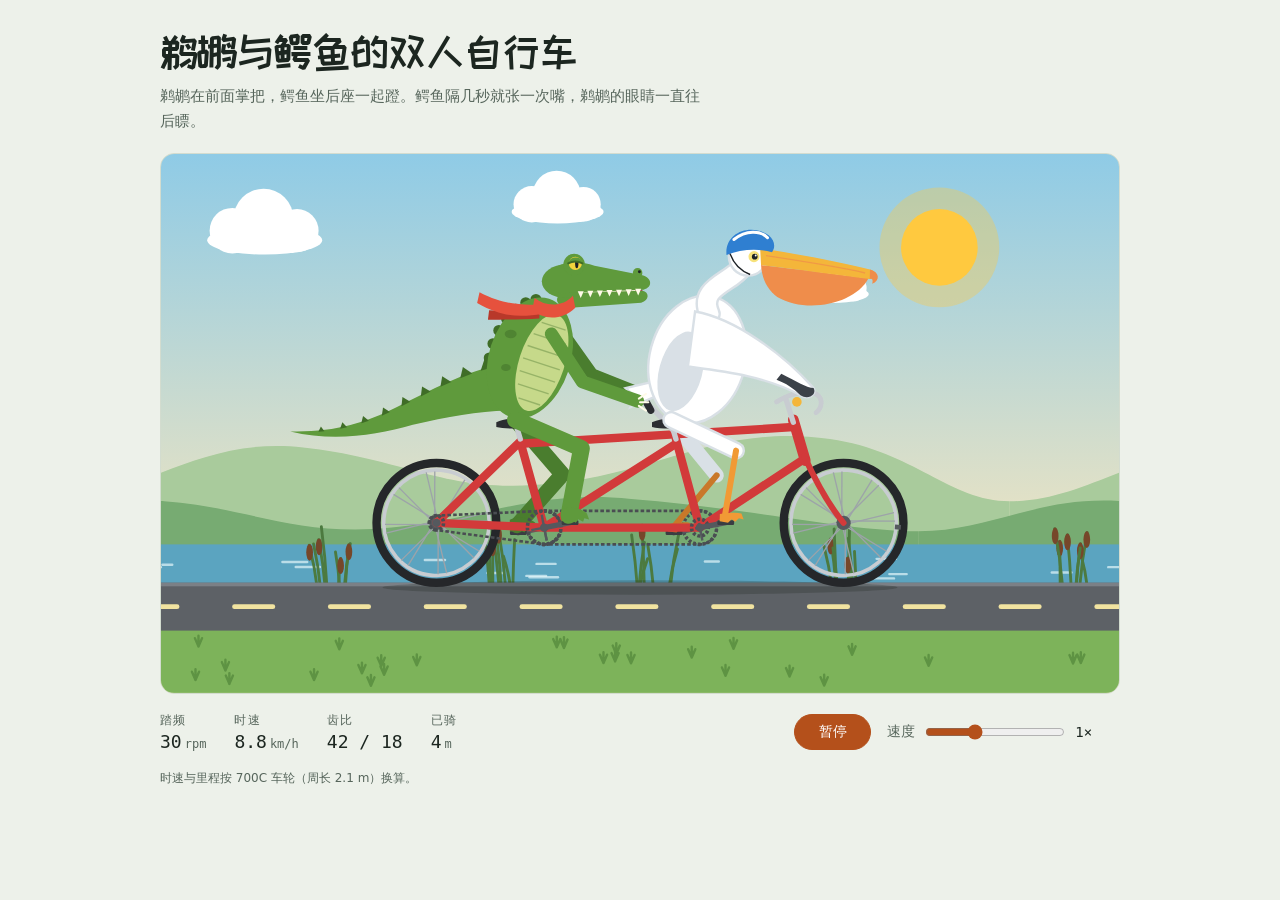
<file: pelican-crocodile-bike.html>
<!doctype html>
<html lang="zh-CN">
<head>
<meta charset="utf-8">
<meta name="viewport" content="width=device-width, initial-scale=1">
<title>鹈鹕鳄鱼双人车</title>
<link rel="preconnect" href="https://fonts.googleapis.com">
<link rel="preconnect" href="https://fonts.gstatic.com" crossorigin>
<link rel="stylesheet" href="https://fonts.googleapis.com/css2?family=ZCOOL+KuaiLe&display=swap">
<style>
/* Layout: one centered column. The wetland scene is the page; title above, a ride-computer strip below. */
:root {
  --bg: #edf1ea; --fg: #1c2620; --muted: #56655b; --accent: #b4501b; --on-accent: #ffffff; --line: #d3dccf;
  --font-display: "ZCOOL KuaiLe", "PingFang SC", "Hiragino Sans GB", "Microsoft YaHei", sans-serif;
  --font-body: "PingFang SC", "Hiragino Sans GB", "Noto Sans SC", "Microsoft YaHei", system-ui, sans-serif;
  --font-data: ui-monospace, "SF Mono", Menlo, Consolas, monospace;

  --sky-top: #8fcbe6; --sky-bottom: #f5e6bf; --sun: #ffc93f; --halo: .35; --stars: 0; --star: #fffbe6;
  --cloud: #ffffff; --hill-far: #a9cb9c; --hill-near: #77ab72; --water: #5ba4c0; --glint: #e3f5fa;
  --reed: #4c7a3f; --cattail: #76472a; --road: #5d6166; --road-edge: #7b8086; --road-line: #f1e3a0;
  --grass: #7db35a; --grass-dark: #5e9343; --shadow: rgba(20, 30, 20, .22);

  --frame: #d23a3a; --tire: #25272a; --rim: #c8ccd1; --spoke: #9da3a9; --hub: #55595e;
  --chain: #4a4d52; --saddle: #2b2d31; --pedal: #3a3d42;
  --pel: #ffffff; --pel-shade: #d9e0e6; --pel-dark: #3b4148; --beak: #f4b63a; --pouch: #ef8d4b;
  --pel-leg: #f19a35; --pel-leg-far: #c9782a; --eye-ring: #f7e27a; --ink: #1e2226;
  --helmet: #2f7fd1; --helmet-stripe: #ffffff;
  --croc: #5f9a3c; --croc-far: #4a7d2e; --croc-dark: #3f6d27; --croc-belly: #c6d98a;
  --tooth: #fffbe8; --croc-eye: #f2d43d; --mouth: #b23d4f; --scarf: #e6513d; --scarf-dark: #b8382a;
}
@media (prefers-color-scheme: dark) {
  :root:not([data-theme="light"]) {
    --bg: #10151a; --fg: #e3eae5; --muted: #95a39a; --accent: #e98a4f; --on-accent: #1b0f07; --line: #26313a;
    --sky-top: #0d1830; --sky-bottom: #3b3864; --sun: #efeccf; --halo: .18; --stars: 1;
    --cloud: #454e74; --hill-far: #2d4a44; --hill-near: #22392f; --water: #22476a; --glint: #8eb3d6;
    --reed: #2c4d2b; --cattail: #4d3020; --road: #2a2d31; --road-edge: #3d4147; --road-line: #a99e63;
    --grass: #2e5a2b; --grass-dark: #22471f; --shadow: rgba(0, 0, 0, .35);
    color-scheme: dark;
  }
}
:root[data-theme="dark"] {
  --bg: #10151a; --fg: #e3eae5; --muted: #95a39a; --accent: #e98a4f; --on-accent: #1b0f07; --line: #26313a;
  --sky-top: #0d1830; --sky-bottom: #3b3864; --sun: #efeccf; --halo: .18; --stars: 1;
  --cloud: #454e74; --hill-far: #2d4a44; --hill-near: #22392f; --water: #22476a; --glint: #8eb3d6;
  --reed: #2c4d2b; --cattail: #4d3020; --road: #2a2d31; --road-edge: #3d4147; --road-line: #a99e63;
  --grass: #2e5a2b; --grass-dark: #22471f; --shadow: rgba(0, 0, 0, .35);
  color-scheme: dark;
}

body { margin: 0; background: var(--bg); color: var(--fg); font-family: var(--font-body); }
.wrap { max-width: 960px; margin: 0 auto; padding-inline: 16px; padding-block: 28px 40px; display: grid; gap: 18px; }
h1 { font-family: var(--font-display); font-weight: 400; font-size: clamp(1.7rem, 4.6vw, 2.6rem); line-height: 1.15; margin: 0; text-wrap: balance; }
.lede { margin: 8px 0 0; color: var(--muted); max-width: 36em; line-height: 1.7; font-size: 15px; }
.stage { margin: 0; border-radius: 14px; overflow: hidden; border: 1px solid var(--line); background: var(--sky-bottom); }
.stage svg { display: block; width: 100%; height: auto; }

.panel { display: flex; flex-wrap: wrap; gap: 14px 28px; align-items: center; justify-content: space-between; }
.stats { display: flex; flex-wrap: wrap; gap: 10px 28px; margin: 0; }
.stat dt { font-size: 12px; color: var(--muted); letter-spacing: .12em; }
.stat dd { margin: 2px 0 0; font-family: var(--font-data); font-variant-numeric: tabular-nums; font-size: 18px; }
.stat dd small { font-size: 12px; color: var(--muted); margin-left: 3px; }
.controls { display: flex; flex-wrap: wrap; gap: 12px 16px; align-items: center; }
.controls button {
  font: inherit; font-size: 14px; padding: 8px 18px; min-width: 5.5em; border-radius: 999px; cursor: pointer;
  border: 1px solid var(--accent); background: var(--accent); color: var(--on-accent);
}
.controls button:hover { filter: brightness(1.08); }
.speed { display: flex; align-items: center; gap: 8px; font-size: 14px; color: var(--muted); }
.speed input { width: 140px; accent-color: var(--accent); }
.speed output { font-family: var(--font-data); font-variant-numeric: tabular-nums; color: var(--fg); min-width: 3.2em; }
.controls button:focus-visible, .speed input:focus-visible { outline: 2px solid var(--fg); outline-offset: 2px; }
.note { margin: 0; font-size: 12px; color: var(--muted); }

/* scene paint, all from tokens */
.stop-top { stop-color: var(--sky-top); } .stop-bottom { stop-color: var(--sky-bottom); }
.f-sun { fill: var(--sun); } .halo { opacity: var(--halo); }
.stars { opacity: var(--stars); } .f-star { fill: var(--star); }
.f-cloud { fill: var(--cloud); }
.f-hill-far { fill: var(--hill-far); } .f-hill-near { fill: var(--hill-near); }
.f-water { fill: var(--water); }
.s-glint { stroke: var(--glint); stroke-width: 2; stroke-linecap: round; fill: none; opacity: .7; }
.s-reed { stroke: var(--reed); stroke-width: 2.4; stroke-linecap: round; fill: none; } .f-cattail { fill: var(--cattail); }
.f-road { fill: var(--road); } .f-road-edge { fill: var(--road-edge); } .f-road-line { fill: var(--road-line); }
.f-grass { fill: var(--grass); } .s-tuft { stroke: var(--grass-dark); stroke-width: 2; stroke-linecap: round; fill: none; }
.f-shadow { fill: var(--shadow); }

.s-frame { stroke: var(--frame); stroke-width: 7; fill: none; stroke-linecap: round; stroke-linejoin: round; }
.s-head { stroke: var(--frame); stroke-width: 9; stroke-linecap: round; }
.s-fork { stroke: var(--frame); stroke-width: 5; fill: none; stroke-linecap: round; }
.s-post, .s-stem { stroke: var(--rim); stroke-width: 4.5; stroke-linecap: round; fill: none; }
.s-bar { stroke: var(--rim); stroke-width: 4; fill: none; stroke-linecap: round; }
.s-grip { stroke: var(--saddle); stroke-width: 6; stroke-linecap: round; }
.f-bell { fill: var(--beak); } .f-saddle { fill: var(--saddle); }
.s-tire { stroke: var(--tire); stroke-width: 7; fill: none; }
.s-rim { stroke: var(--rim); stroke-width: 3; fill: none; }
.s-spoke { stroke: var(--spoke); stroke-width: 1.1; }
.f-hub { fill: var(--hub); }
.s-ring { stroke: var(--chain); stroke-width: 3; fill: none; stroke-dasharray: 2.4 1.6; }
.s-spider { stroke: var(--hub); stroke-width: 2; }
.s-chain { stroke: var(--chain); stroke-width: 2.2; fill: none; stroke-dasharray: 3 1.8; }
.s-crank { stroke: var(--hub); stroke-width: 4.5; stroke-linecap: round; }
.f-pedal { fill: var(--pedal); }

.limb { fill: none; stroke-linecap: round; stroke-linejoin: round; }
.f-pel { fill: var(--pel); } .f-pel-shade { fill: var(--pel-shade); } .f-pel-dark { fill: var(--pel-dark); }
.s-pel-line { stroke: var(--pel-shade); stroke-width: 2; }
.s-neck-out { stroke: var(--pel-shade); stroke-width: 19; } .s-neck { stroke: var(--pel); stroke-width: 15; }
.f-beak { fill: var(--beak); } .f-pouch { fill: var(--pouch); }
.s-ridge { stroke: var(--pouch); stroke-width: 1.2; fill: none; opacity: .7; }
.f-eye-ring { fill: var(--eye-ring); } .f-ink { fill: var(--ink); } .s-ink { stroke: var(--ink); stroke-width: 1.2; fill: none; }
.f-white { fill: var(--pel); }
.f-helmet { fill: var(--helmet); } .s-helmet-stripe { stroke: var(--helmet-stripe); stroke-width: 2.5; fill: none; stroke-linecap: round; }
.s-pel-thigh-out { stroke: var(--pel-shade); stroke-width: 15; } .s-pel-thigh { stroke: var(--pel); stroke-width: 11; }
.s-pel-thigh-far { stroke: var(--pel-shade); stroke-width: 12; }
.s-pel-shin { stroke: var(--pel-leg); stroke-width: 5; } .s-pel-shin-far { stroke: var(--pel-leg-far); stroke-width: 5; }
.f-pel-leg { fill: var(--pel-leg); } .f-pel-leg-far { fill: var(--pel-leg-far); }

.f-croc { fill: var(--croc); } .f-croc-far { fill: var(--croc-far); } .f-croc-dark { fill: var(--croc-dark); }
.f-croc-belly { fill: var(--croc-belly); } .s-belly-line { stroke: var(--croc-dark); stroke-width: 1.2; opacity: .35; }
.s-croc-limb { stroke: var(--croc); stroke-width: 14; } .s-croc-limb-far { stroke: var(--croc-far); stroke-width: 13; }
.s-croc-arm { stroke: var(--croc); stroke-width: 11; } .s-croc-arm-far { stroke: var(--croc-far); stroke-width: 10; }
.s-claw { stroke: var(--tooth); stroke-width: 1.6; stroke-linecap: round; fill: none; }
.f-tooth { fill: var(--tooth); } .f-croc-eye { fill: var(--croc-eye); } .f-mouth { fill: var(--mouth); }
.s-lid { stroke: var(--croc-dark); stroke-width: 1.6; fill: none; stroke-linecap: round; }
.f-scarf { fill: var(--scarf); } .f-scarf-dark { fill: var(--scarf-dark); }
</style>
</head>
<body>
<main class="wrap">
  <header>
    <h1>鹈鹕与鳄鱼的双人自行车</h1>
    <p class="lede">鹈鹕在前面掌把，鳄鱼坐后座一起蹬。鳄鱼隔几秒就张一次嘴，鹈鹕的眼睛一直往后瞟。</p>
  </header>

  <figure class="stage">
    <svg id="scene" viewBox="0 0 800 450" role="img" aria-labelledby="scene-title">
      <title id="scene-title">鹈鹕和鳄鱼骑着一辆双人自行车穿过湿地</title>
      <defs>
        <linearGradient id="sky" x1="0" y1="0" x2="0" y2="1">
          <stop offset="0" class="stop-top"/>
          <stop offset="1" class="stop-bottom"/>
        </linearGradient>
      </defs>

      <!-- backdrop -->
      <rect width="800" height="360" fill="url(#sky)"/>
      <g id="stars" class="stars"></g>
      <circle cx="650" cy="78" r="50" class="f-sun halo"/>
      <circle cx="650" cy="78" r="32" class="f-sun"/>
      <g id="layer-clouds"></g>
      <g id="layer-hills-far"></g>
      <g id="layer-hills-near"></g>
      <rect y="326" width="800" height="36" class="f-water"/>
      <g id="layer-glints"></g>
      <g id="layer-reeds"></g>
      <rect y="358" width="800" height="42" class="f-road"/>
      <rect y="358" width="800" height="3" class="f-road-edge"/>
      <g id="layer-dashes"></g>
      <rect y="398" width="800" height="52" class="f-grass"/>
      <ellipse cx="400" cy="362" rx="215" ry="6" class="f-shadow"/>

      <g id="bike">
        <!-- far side: timing chain, cranks, legs -->
        <g id="far">
          <path id="timing-chain" class="s-chain" d="M320,298 L450,298 A14,14 0 0 1 450,326 L320,326 A14,14 0 0 1 320,298 Z"/>
          <g id="far-rings"></g>
          <line id="c1f" class="s-crank"/><rect id="p1f" class="f-pedal" width="14" height="4" rx="1"/>
          <line id="c2f" class="s-crank"/><rect id="p2f" class="f-pedal" width="14" height="4" rx="1"/>
          <path id="croc-leg-f" class="limb s-croc-limb-far"/>
          <path id="croc-foot-f" class="f-croc-far" d="M-6,-5 C2,-8 11,-6 15,-2 L17,3 L13,2 L12,5 L8,3 L6,6 L2,4 L-6,5 Z"/>
          <path id="pel-thigh-f" class="limb s-pel-thigh-far"/>
          <path id="pel-shin-f" class="limb s-pel-shin-far"/>
          <path id="pel-foot-f" class="f-pel-leg-far" d="M-4,-3 C2,-4 9,-5 14,-4 L16,1 L12,0 L9,3 L6,1 L3,4 L-4,3 Z"/>
        </g>
        <path class="limb s-croc-arm-far" d="M333,146 L360,184 L403,201"/>

        <g id="wheel-r"></g>
        <g id="wheel-f"></g>

        <!-- frame -->
        <g class="s-frame">
          <path d="M230,308 L320,312 L300,240 Z"/>
          <path d="M300,242 L528,228"/>
          <path d="M320,312 L450,312 L430,238"/>
          <path d="M430,242 L320,312"/>
          <path d="M450,312 L538,254"/>
        </g>
        <path class="s-head" d="M528,222 L538,256"/>
        <path class="s-fork" d="M537,252 C548,276 558,294 570,308"/>
        <path class="s-post" d="M300,238 L297,228 M430,238 L427,228"/>
        <path class="s-stem" d="M528,224 L522,205"/>
        <path class="s-bar" d="M514,207 C527,199 541,197 548,201 C553,205 552,212 547,216"/>
        <circle class="f-bell" cx="531" cy="207" r="4"/>
        <path class="s-stem" d="M429,232 L410,212"/>
        <line class="s-grip" x1="403" y1="203" x2="409" y2="214"/>
        <path class="f-saddle" d="M280,224 C290,219 308,220 314,226 C308,230 288,230 280,228 Z"/>
        <path class="f-saddle" d="M410,224 C420,219 438,220 444,226 C438,230 418,230 410,228 Z"/>

        <!-- near-side drivetrain -->
        <path id="drive-chain" class="s-chain" d="M320,298 L230,302 A6,6 0 0 0 230,314 L320,326 A14,14 0 0 0 320,298 Z"/>
        <g id="near-rings"></g>

        <!-- pelican, captain seat -->
        <g id="pel-upper">
          <path class="f-pel s-pel-line" d="M420,200 L392,212 L396,203 L388,196 L414,190 Z"/>
          <ellipse cx="448" cy="172" rx="40" ry="54" transform="rotate(15 448 172)" class="f-pel s-pel-line"/>
          <ellipse cx="434" cy="182" rx="18" ry="34" transform="rotate(15 434 182)" class="f-pel-shade"/>
          <path class="limb s-neck-out" d="M458,134 C448,112 476,108 485,95"/>
          <path class="limb s-neck" d="M458,134 C448,112 476,108 485,95"/>
          <g id="pel-head">
            <circle cx="490" cy="86" r="16" class="f-pel s-pel-line"/>
            <path id="pouch" class="f-pouch" d="M501,93 C530,96 566,100 591,103 C580,126 540,136 515,121 C507,115 502,106 501,93 Z"/>
            <path class="f-beak" d="M500,79 C530,83 566,89 592,95 C599,97 599,102 592,103 C566,100 530,96 501,93 Z"/>
            <path class="f-pouch" d="M592,95 C600,97 601,104 594,107 C595,104 594,102 592,103 Z"/>
            <path class="s-ridge" d="M505,85 C535,89 565,93 588,98"/>
            <path class="f-helmet" d="M472,85 C470,66 492,58 507,68 C512,72 513,78 510,82 C498,79 484,80 472,85 Z"/>
            <path class="s-helmet-stripe" d="M478,72 C488,64 500,64 506,70"/>
            <path class="s-ink" d="M475,84 C478,92 484,98 492,101"/>
            <circle cx="495" cy="86" r="4.6" class="f-eye-ring"/>
            <circle id="pel-pupil" cx="495.6" cy="86" r="2.4" class="f-ink"/>
            <circle cx="496.4" cy="85" r=".8" class="f-white"/>
          </g>
          <path class="f-pel s-pel-line" d="M446,132 C480,138 520,168 545,196 C548,202 540,206 534,202 C505,186 470,182 440,178 Z"/>
          <path class="f-pel-dark" d="M518,184 C530,190 540,196 545,196 C548,202 540,206 534,202 C528,196 522,192 514,189 Z"/>
        </g>

        <!-- crocodile, stoker seat -->
        <g id="tail">
          <path class="f-croc" d="M282,176 C252,184 226,200 198,216 C172,231 146,240 110,241 C148,248 182,240 212,230 C240,222 266,216 290,214 Z"/>
          <path id="tail-edge" fill="none" d="M282,176 C252,184 226,200 198,216 C172,231 146,240 110,241"/>
        </g>
        <g id="croc-upper">
          <g id="back-scutes" class="f-croc-dark"></g>
          <ellipse cx="308" cy="170" rx="34" ry="52" transform="rotate(18 308 170)" class="f-croc"/>
          <g transform="rotate(18 318 174)">
            <ellipse cx="318" cy="174" rx="19" ry="42" class="f-croc-belly"/>
            <g id="belly-lines"></g>
          </g>
          <ellipse cx="292" cy="150" rx="5" ry="3.5" class="f-croc-dark" opacity=".5"/>
          <ellipse cx="288" cy="178" rx="4" ry="3" class="f-croc-dark" opacity=".5"/>

          <polygon id="mouth" class="f-mouth" points="334,116 402,113 402,118"/>
          <g id="jaw">
            <g id="lower-teeth" class="f-tooth"></g>
            <path class="f-croc" d="M334,116 L402,114 C408,115 408,122 401,124 L342,128 C332,129 327,121 334,116 Z"/>
          </g>
          <ellipse cx="338" cy="106" rx="20" ry="14" class="f-croc"/>
          <path class="f-croc" d="M322,104 C326,90 346,87 362,93 L402,101 C410,103 411,111 403,113 L334,116 C326,114 321,110 322,104 Z"/>
          <g id="upper-teeth" class="f-tooth"></g>
          <circle cx="398" cy="99" r="4" class="f-croc"/>
          <circle cx="399.5" cy="98" r="1.2" class="f-ink"/>
          <circle cx="345" cy="92" r="9" class="f-croc"/>
          <circle cx="346" cy="91" r="5.5" class="f-croc-eye"/>
          <ellipse cx="347.2" cy="91" rx="1.4" ry="4.2" class="f-ink"/>
          <path class="f-croc" d="M340,91 C341,84.5 352,84.5 352,91 C348,89 344,89 340,91 Z"/>
          <path class="s-lid" d="M340,91 C344,89 348,89 352,91"/>

          <path id="scarf-b" class="f-scarf-dark"/>
          <path id="scarf-a" class="f-scarf"/>
          <path class="f-scarf" d="M312,120 C322,128 336,127 344,118 L346,128 C336,138 320,139 310,130 Z"/>

          <path class="limb s-croc-arm" d="M326,150 L352,190 L398,206"/>
          <path class="s-claw" d="M399,204 l6,-4 M400,207 l7,0 M399,210 l6,4"/>
        </g>

        <!-- near side: cranks, legs -->
        <line id="c1n" class="s-crank"/><rect id="p1n" class="f-pedal" width="14" height="4" rx="1"/>
        <line id="c2n" class="s-crank"/><rect id="p2n" class="f-pedal" width="14" height="4" rx="1"/>
        <path id="croc-leg-n" class="limb s-croc-limb"/>
        <path id="croc-foot-n" class="f-croc" d="M-6,-5 C2,-8 11,-6 15,-2 L17,3 L13,2 L12,5 L8,3 L6,6 L2,4 L-6,5 Z"/>
        <path id="pel-thigh-o-n" class="limb s-pel-thigh-out"/>
        <path id="pel-thigh-n" class="limb s-pel-thigh"/>
        <path id="pel-shin-n" class="limb s-pel-shin"/>
        <path id="pel-foot-n" class="f-pel-leg" d="M-4,-3 C2,-4 9,-5 14,-4 L16,1 L12,0 L9,3 L6,1 L3,4 L-4,3 Z"/>
      </g>

      <g id="layer-tufts"></g>
    </svg>
  </figure>

  <section class="panel" aria-label="码表">
    <dl class="stats">
      <div class="stat"><dt>踏频</dt><dd><span id="cadence">30</span><small>rpm</small></dd></div>
      <div class="stat"><dt>时速</dt><dd><span id="kmh">8.8</span><small>km/h</small></dd></div>
      <div class="stat"><dt>齿比</dt><dd>42 / 18</dd></div>
      <div class="stat"><dt>已骑</dt><dd><span id="meters">0</span><small>m</small></dd></div>
    </dl>
    <div class="controls">
      <button id="toggle" type="button">暂停</button>
      <label class="speed" for="speed">速度
        <input id="speed" type="range" min="0.25" max="2.5" step="0.25" value="1">
        <output id="speed-out" for="speed">1×</output>
      </label>
    </div>
  </section>
  <p class="note">时速与里程按 700C 车轮（周长 2.1 m）换算。</p>
</main>

<script>
(() => {
  const NS = 'http://www.w3.org/2000/svg';
  const $ = id => document.getElementById(id);
  const el = (tag, attrs, parent) => {
    const n = document.createElementNS(NS, tag);
    for (const k in attrs) n.setAttribute(k, attrs[k]);
    if (parent) parent.appendChild(n);
    return n;
  };
  const rng = seed => () => {
    seed = seed + 0x6D2B79F5 | 0;
    let t = Math.imul(seed ^ seed >>> 15, 1 | seed);
    t = t + Math.imul(t ^ t >>> 7, 61 | t) ^ t;
    return ((t ^ t >>> 14) >>> 0) / 4294967296;
  };
  const f = v => v.toFixed(1);
  const pt = p => f(p[0]) + ',' + f(p[1]);

  // Geometry (SVG units)
  const R = [230, 308], F = [570, 308], BB1 = [320, 312], BB2 = [450, 312];
  const HIP_C = [296, 222], HIP_P = [426, 222];
  const CRANK = 22, RING = 14, COG = 6, GEAR = RING / COG; // 42/18
  const WHEEL_R = 53.5, TILE = 800;
  const BASE_CADENCE = 0.5;   // crank rev/s at 1x  -> 30 rpm
  const REAL_CIRC = 2.1;      // m, 700C wheel

  // ---------- static build ----------
  const sr = rng(5);
  for (let i = 0; i < 46; i++) el('circle', { cx: f(sr() * 800), cy: f(sr() * 220), r: f(.6 + sr() * 1.1), class: 'f-star' }, $('stars'));

  function wheel(g, [cx, cy]) {
    el('circle', { cx, cy, r: 50, class: 's-tire' }, g);
    const spin = el('g', {}, g);
    el('circle', { cx, cy, r: 44, class: 's-rim' }, spin);
    for (let i = 0; i < 16; i++) {
      const a = i * Math.PI / 8, b = a + (i % 2 ? .28 : -.28);
      el('line', { x1: f(cx + Math.cos(a) * 5), y1: f(cy + Math.sin(a) * 5), x2: f(cx + Math.cos(b) * 43), y2: f(cy + Math.sin(b) * 43), class: 's-spoke' }, spin);
    }
    el('rect', { x: cx - 2, y: cy - 48, width: 4, height: 5, class: 'f-hub' }, spin);
    el('circle', { cx, cy, r: 6, class: 'f-hub' }, spin);
    return spin;
  }
  const spinR = wheel($('wheel-r'), R), spinF = wheel($('wheel-f'), F);

  function ring(parent, [cx, cy], r) {
    const g = el('g', {}, parent);
    el('circle', { cx, cy, r, class: 's-ring' }, g);
    for (let i = 0; i < 4; i++) {
      const a = i * Math.PI / 2;
      el('line', { x1: cx, y1: cy, x2: f(cx + Math.cos(a) * (r - 3)), y2: f(cy + Math.sin(a) * (r - 3)), class: 's-spider' }, g);
    }
    el('circle', { cx, cy, r: 3.5, class: 'f-hub' }, g);
    return { g, cx, cy };
  }
  const rings = [
    ring($('far-rings'), BB1, RING), ring($('far-rings'), BB2, RING),
    ring($('near-rings'), BB1, RING), ring($('near-rings'), BB2, 7)
  ];
  const cog = ring($('near-rings'), R, COG);

  // teeth
  for (let x = 348; x <= 396; x += 8) {
    const y = 116 - (x - 334) * .0435;
    el('path', { d: `M${f(x)},${f(y - 1)} l2.5,5.5 l2.5,-5.5 Z` }, $('upper-teeth'));
  }
  for (let x = 352; x <= 392; x += 8) {
    const y = 116 - (x - 334) * .029;
    el('path', { d: `M${f(x)},${f(y + 1)} l2.5,-5.5 l2.5,5.5 Z` }, $('lower-teeth'));
  }
  // belly scales
  for (let y = 142; y <= 208; y += 11) {
    const hw = 19 * Math.sqrt(Math.max(0, 1 - ((y - 174) / 42) ** 2)) * .85;
    el('line', { x1: f(318 - hw), y1: y, x2: f(318 + hw), y2: y, class: 's-belly-line' }, $('belly-lines'));
  }
  // back ridge along the body ellipse
  {
    const c = Math.cos(18 * Math.PI / 180), s = Math.sin(18 * Math.PI / 180);
    for (let deg = 168; deg <= 252; deg += 14) {
      const p = deg * Math.PI / 180, lx = 34 * Math.cos(p) * .97, ly = 52 * Math.sin(p) * .97;
      el('circle', { cx: f(308 + lx * c - ly * s), cy: f(170 + lx * s + ly * c), r: 4.6 }, $('back-scutes'));
    }
  }
  // tail ridge, sampled from the tail's top edge
  {
    const edge = $('tail-edge'), len = edge.getTotalLength(), tail = $('tail');
    for (let k = .06; k < .86; k += .1) {
      const a = edge.getPointAtLength(len * k), b = edge.getPointAtLength(Math.min(len, len * k + 1));
      const ang = Math.atan2(b.y - a.y, b.x - a.x) * 180 / Math.PI;
      const size = 6 - k * 4;
      el('path', { d: `M${-size},1 L0,${-size * 1.3} L${size},1 Z`, class: 'f-croc-dark', transform: `translate(${f(a.x)} ${f(a.y)}) rotate(${f(ang + 180)})` }, tail);
    }
  }

  // parallax tiles: every layer is 800 wide and drawn twice side by side
  function tiled(id, seed, build) {
    const layer = $(id);
    for (const off of [0, TILE]) build(el('g', { transform: `translate(${off},0)` }, layer), rng(seed));
    return layer;
  }
  const layers = [
    [tiled('layer-clouds', 1, g => {
      [[90, 64, 1], [340, 42, .8], [575, 112, .62]].forEach(([x, y, s]) => {
        const c = el('g', { transform: `translate(${x} ${y}) scale(${s})`, class: 'f-cloud' }, g);
        el('ellipse', { cx: 27, cy: 8, rx: 48, ry: 12 }, c);
        el('circle', { cx: 0, cy: 0, r: 19 }, c);
        el('circle', { cx: 26, cy: -10, r: 25 }, c);
        el('circle', { cx: 54, cy: 0, r: 18 }, c);
      });
    }), .04],
    [tiled('layer-hills-far', 2, g => el('path', { class: 'f-hill-far', d: 'M0,290 C70,290 120,235 210,245 C300,255 330,285 420,275 C510,265 560,225 650,238 C720,248 750,290 800,290 L800,340 L0,340 Z' }, g)), .12],
    [tiled('layer-hills-near', 3, g => el('path', { class: 'f-hill-near', d: 'M0,315 C60,315 100,285 170,290 C240,295 280,320 360,312 C440,304 480,280 560,288 C660,296 740,315 800,315 L800,345 L0,345 Z' }, g)), .22],
    [tiled('layer-glints', 4, (g, r) => {
      for (let i = 0; i < 14; i++) {
        const x = r() * 780, y = 333 + r() * 22, l = 8 + r() * 16;
        el('line', { x1: f(x), y1: f(y), x2: f(x + l), y2: f(y), class: 's-glint' }, g);
      }
    }), .35],
    [tiled('layer-reeds', 6, (g, r) => {
      [30, 190, 380, 560, 700].forEach(cx => {
        const n = 6 + Math.floor(r() * 3);
        for (let i = 0; i < n; i++) {
          const x = cx + (r() - .5) * 28, h = 24 + r() * 30, lean = (r() - .5) * 16;
          el('path', { d: `M${f(x)},362 Q${f(x + lean * .3)},${f(362 - h * .5)} ${f(x + lean)},${f(362 - h)}`, class: 's-reed' }, g);
          if (r() < .35) el('ellipse', { cx: f(x + lean * .95), cy: f(362 - h + 6), rx: 2.8, ry: 7, class: 'f-cattail' }, g);
        }
      });
    }), .55],
    [tiled('layer-dashes', 7, g => {
      for (let i = 0; i < 10; i++) el('rect', { x: i * 80 + 20, y: 376, width: 36, height: 4, rx: 2, class: 'f-road-line' }, g);
    }), 1],
    [tiled('layer-tufts', 8, (g, r) => {
      for (let i = 0; i < 26; i++) {
        const x = 5 + r() * 790, y = 410 + r() * 34;
        el('path', { d: `M${f(x)},${f(y)} l-3,-7 M${f(x)},${f(y)} l0,-9 M${f(x)},${f(y)} l3,-7`, class: 's-tuft' }, g);
      }
    }), 1.15]
  ];

  // ---------- animation ----------
  // Two-bone IK: knee bends forward (+x)
  function knee(h, p, L1, L2) {
    const dx = p[0] - h[0], dy = p[1] - h[1], raw = Math.hypot(dx, dy);
    const d = Math.min(raw, L1 + L2 - .5);
    const a = (L1 * L1 - L2 * L2 + d * d) / (2 * d), hh = Math.sqrt(Math.max(0, L1 * L1 - a * a));
    const ux = dx / raw, uy = dy / raw, mx = h[0] + ux * a, my = h[1] + uy * a;
    const k1 = [mx - uy * hh, my + ux * hh], k2 = [mx + uy * hh, my - ux * hh];
    return k1[0] > k2[0] ? k1 : k2;
  }
  const pedalAt = (bb, a) => [bb[0] + CRANK * Math.cos(a), bb[1] + CRANK * Math.sin(a)];
  const set = (id, attrs) => { const n = $(id); for (const k in attrs) n.setAttribute(k, attrs[k]); };

  function side(a, s) {
    const p1 = pedalAt(BB1, a), p2 = pedalAt(BB2, a);
    set('c1' + s, { x1: BB1[0], y1: BB1[1], x2: f(p1[0]), y2: f(p1[1]) });
    set('c2' + s, { x1: BB2[0], y1: BB2[1], x2: f(p2[0]), y2: f(p2[1]) });
    set('p1' + s, { x: f(p1[0] - 7), y: f(p1[1] - 2) });
    set('p2' + s, { x: f(p2[0] - 7), y: f(p2[1] - 2) });
    const tilt = f(-8 * Math.sin(a));

    const ac = [p1[0] - 1, p1[1] - 6], kc = knee(HIP_C, ac, 60, 57);
    set('croc-leg-' + s, { d: `M${pt(HIP_C)} L${pt(kc)} L${pt(ac)}` });
    set('croc-foot-' + s, { transform: `translate(${pt(ac)}) rotate(${tilt})` });

    const ap = [p2[0] - 1, p2[1] - 4], kp = knee(HIP_P, ap, 60, 57);
    const thigh = `M${pt(HIP_P)} L${pt(kp)}`;
    if (s === 'n') set('pel-thigh-o-n', { d: thigh });
    set('pel-thigh-' + s, { d: thigh });
    set('pel-shin-' + s, { d: `M${pt(kp)} L${pt(ap)}` });
    set('pel-foot-' + s, { transform: `translate(${pt(ap)}) rotate(${tilt})` });
  }

  const rot = (p, c, deg) => {
    const r = deg * Math.PI / 180, x = p[0] - c[0], y = p[1] - c[1];
    return [c[0] + x * Math.cos(r) - y * Math.sin(r), c[1] + x * Math.sin(r) + y * Math.cos(r)];
  };

  const state = { t: 1.25, crank: .7, start: .7, speed: 1, playing: true };

  function render() {
    const th = state.crank, t = state.t;
    const wheelRad = th * GEAR, dist = wheelRad * WHEEL_R;

    spinR.setAttribute('transform', `rotate(${f(wheelRad * 180 / Math.PI)} ${R})`);
    spinF.setAttribute('transform', `rotate(${f(wheelRad * 180 / Math.PI)} ${F})`);
    rings.forEach(r => r.g.setAttribute('transform', `rotate(${f(th * 180 / Math.PI)} ${r.cx} ${r.cy})`));
    cog.g.setAttribute('transform', `rotate(${f(wheelRad * 180 / Math.PI)} ${cog.cx} ${cog.cy})`);
    $('drive-chain').style.strokeDashoffset = f(th * RING);
    $('timing-chain').style.strokeDashoffset = f(-th * RING);
    layers.forEach(([g, k]) => g.setAttribute('transform', `translate(${f(-((dist * k) % TILE))},0)`));

    side(th + Math.PI, 'f');
    side(th, 'n');

    $('pel-upper').setAttribute('transform', `translate(0 ${f(1.3 * Math.sin(2 * th))})`);
    $('croc-upper').setAttribute('transform', `translate(0 ${f(1.3 * Math.sin(2 * th + .6))})`);
    $('pel-head').setAttribute('transform', `rotate(${f(2.5 * Math.sin(2 * th + .8))} 484 98)`);
    const sy = 1 + .07 * Math.sin(t * 6);
    $('pouch').setAttribute('transform', `translate(0 93) scale(1 ${sy.toFixed(3)}) translate(0 -93)`);
    $('tail').setAttribute('transform', `rotate(${f(4 * Math.sin(t * 2.4))} 286 196)`);

    // the snap: jaw opens every few seconds, pelican's eye slides back to watch
    const open = Math.pow(Math.max(0, Math.sin(t * 1.15)), 6) * 24;
    $('jaw').setAttribute('transform', `rotate(${f(open)} 334 116)`);
    const hinge = [334, 116];
    $('mouth').setAttribute('points', [hinge, [402, 113], rot([402, 119], hinge, open), rot([368, 121], hinge, open)].map(pt).join(' '));
    $('pel-pupil').setAttribute('cx', f(495.6 - 2.6 * open / 24));

    const w = (amp, ph) => f(amp * Math.sin(t * 9 + ph));
    $('scarf-a').setAttribute('d', `M318,126 C302,${f(122 + +w(3, 0))} 288,${f(124 + +w(5, 1))} 266,${f(118 + +w(7, 2))} L264,${f(127 + +w(7, 2))} C286,${f(134 + +w(5, 1))} 302,${f(133 + +w(3, 0))} 318,133 Z`);
    $('scarf-b').setAttribute('d', `M316,130 C302,${f(132 + +w(3, 2))} 290,${f(136 + +w(5, 3))} 274,${f(134 + +w(6, 4))} L273,${f(142 + +w(6, 4))} C290,${f(143 + +w(5, 3))} 302,${f(139 + +w(3, 2))} 316,137 Z`);
  }

  const cadenceEl = $('cadence'), kmhEl = $('kmh'), metersEl = $('meters');
  function stats() {
    const rps = state.playing ? BASE_CADENCE * state.speed : 0;
    cadenceEl.textContent = Math.round(rps * 60);
    kmhEl.textContent = (rps * GEAR * REAL_CIRC * 3.6).toFixed(1);
    metersEl.textContent = Math.floor((state.crank - state.start) / (2 * Math.PI) * GEAR * REAL_CIRC);
  }

  let last = null, statTimer = 0;
  function frame(now) {
    if (last !== null && state.playing) {
      const dt = Math.min(.05, (now - last) / 1000) * state.speed;
      state.t += dt;
      state.crank += 2 * Math.PI * BASE_CADENCE * dt;
      render();
      statTimer += dt;
      if (statTimer > .2) { statTimer = 0; stats(); }
    }
    last = now;
    requestAnimationFrame(frame);
  }

  const toggle = $('toggle'), speed = $('speed'), speedOut = $('speed-out');
  function setPlaying(on) {
    state.playing = on;
    toggle.textContent = on ? '暂停' : '继续';
    stats();
  }
  toggle.addEventListener('click', () => setPlaying(!state.playing));
  speed.addEventListener('input', () => {
    state.speed = +speed.value;
    speedOut.textContent = state.speed + '×';
    stats();
  });

  let reduce = false;
  try { reduce = matchMedia('(prefers-reduced-motion: reduce)').matches; } catch (e) {}
  render();
  setPlaying(!reduce);
  requestAnimationFrame(frame);
})();
</script>
</body>
</html>
</file>
